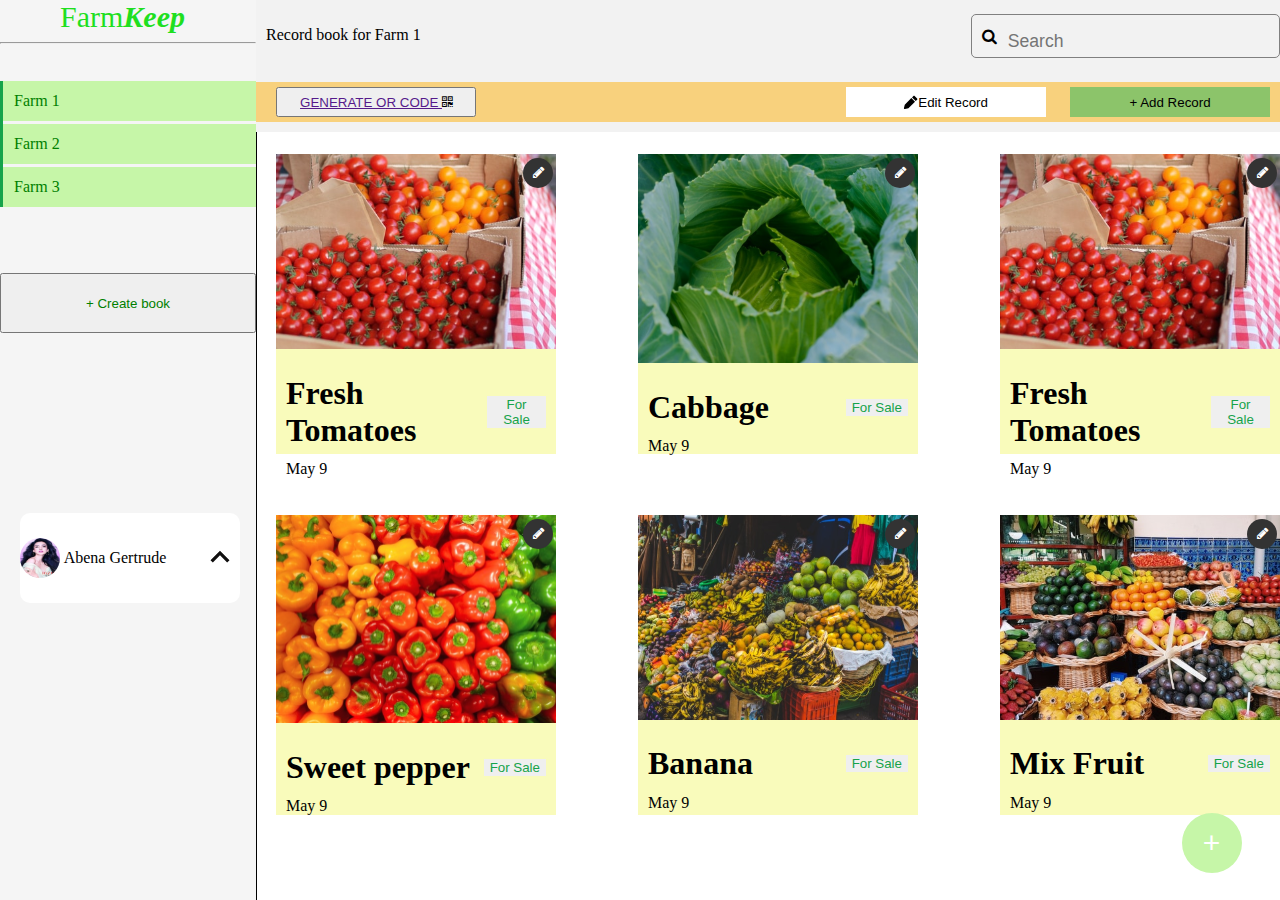
<file: index.html>
<!DOCTYPE html>
<html lang="en">
<head>
    <meta charset="UTF-8">
    <meta http-equiv="X-UA-Compatible" content="IE=edge">
    <meta name="viewport" content="width=device-width, initial-scale=1.0">
    <title>Book Keeping</title>
    <link rel="stylesheet" href="style.css">
    <link rel="stylesheet" href="https://cdnjs.cloudflare.com/ajax/libs/font-awesome/4.7.0/css/font-awesome.min.css">

</head>
<body> 
    <section class="home">
    <section class="mama">
    <span class="Dan">Farm<b><i>Keep</i></b></span>
    <hr>
    <div class="maa">
    <p>Farm 1</p>
    <p>Farm 2</p>
    <p>Farm 3</p>
    </div>
    <div class="ma">
        <button>+ Create book</button>
    </div>
    <div class="maaa">
        <img src="images/naa.jpeg">
       <p>Abena Gertrude</p>
       <img src="images/bx_chevron-up.svg" height="10px; ">
    </div>

  </section> 
  <section class="robby">
      <div class="fixed">  
    <div class="rob">
        <p>Record book for Farm 1</p>
       <div class="input">
        <i class="fa fa-search">
        </i>
         <input  type="text" placeholder="Search ">
       </div>
    </div>
    <div class="ro">
        <div class="code">
       <button> <a href=""> GENERATE OR CODE </a>
            <i class="fa fa-qrcode" ></i>
       </button>
        </div>
        <div class="edit">
        <button class="ad ">
            <img src="images/clarity_edit-solid.svg" width="15px" height="15px">
            Edit Record
        </button>
        <button class="add">+ Add Record </button>
        </div>
    </div>
</div>
      
    <div class="roob"> 
    <div class="roy">
        <div class="image">
            
        <button class="images"><i class="fa fa-pencil"></i></button>
        <img src="images/Rectangle 9.svg">
        </div>
        <div class="nana">
        <h1>Fresh Tomatoes</h1>
        <button>For Sale</button>
        </div>
         <p>May 9</p>
    </div>
    <div class="roy">
        <div class="image">
            
        <button class="images"><i class="fa fa-pencil"></i></button>
        <img src="images/Rectangle 10.svg">
        </div>
        <div class="nana">
        <h1>Cabbage</h1>
        <button>For Sale</button>
        </div>
         <p>May 9</p>
    </div>
    <div class="roy">
        <div class="image">
            
        <button class="images"><i class="fa fa-pencil"></i></button>
        <img src="images/Rectangle 9.svg">
        </div>
        <div class="nana">
        <h1>Fresh Tomatoes</h1>
        <button>For Sale</button>
        </div>
         <p>May 9</p>
    </div>
    <div class="roy">
        <div class="image">
            
        <button class="images"><i class="fa fa-pencil"></i></button>
        <img src="images/Rectangle 8.svg">
        </div>
        <div class="nana">
        <h1>Sweet pepper</h1>
        <button>For Sale</button>
        </div>
         <p>May 9</p>
    </div>
    <div class="roy">
        <div class="image">
            
        <button class="images"><i class="fa fa-pencil"></i></button>
        <img src="images/Rectangle 21.svg">
        </div>
        <div class="nana">
        <h1>Banana</h1>
        <button>For Sale</button>
        </div>
         <p>May 9</p>
    </div>
    <div class="roy">
        <div class="image">
            
        <button class="images"><i class="fa fa-pencil"></i></button>
        <img src="images/Rectangle 20.svg">
        </div>
        <div class="nana">
        <h1>Mix Fruit</h1>
        <button>For Sale</button>
        </div>
         <p>May 9</p>
    </div>
  
    <div class="plus">
        <button>+</button>
    </div>
  </section>
    </section>
    <script>
        var a=1;
        var b=2;
        b=9;
                console.log(a+b);
        let firstName="Abena";
        let lastName="Getty";
        console.log(firstName +" "+lastName)
        //control flow statement
        // if(firstName=="Abena" &&password=="password")
        // //do something
        
        // if (condition){

        // }
        let Name ="Freda";
        let age= 20;
        if( Name=="Freda" && age <15){
            console.log("you are not allowed to enter");
        }
        else{
            console.log("Welcome");
        }
        var n =88;
        if(n %2==0){
            console.log("even");
        }
        else{
            console.log("old");
        }
        var userName ="Agyapomaa";
        var password ="agya";
        var life= 21;
        if(userName=="Aygapomaa" &&password=="agya")
        console.log ("you are not allowed")
        else{
            console.log("welcome");
        }
        for( let num="0";num<=20; num++ ){
            if(num %4==0)
            console.log(num)
        }


    </script>
     
</body>
</html>
</file>
<file: style.css>
body{
    margin: 0;
    padding: 0;
}
.home{
    display: flex;
    flex-direction: row;
    

}
.mama{
   background-color:whitesmoke;
    width: 20%;
    height: 100vh;
    border-right: 1px solid black;
    position: fixed;
}
.Dan{
    color: rgb(31,223,31);
    margin-left: 60px;
    font-size: 30px;
}
.maa{
    margin-top: 50px;
    border-left: 3px solid #16a34a;
}
.maa p{
    background-color: #C6f6A8;
    color: green;
    padding: 11px;
    margin-top: -13px;
}
.ma button {
    color: green;
    padding: 5px;
    text-align: center;
    margin-top: 50px;
    width: 100%;
    height: 60px;

    
}
.ma :hover{
    background-color: green;
    color: white;
    border-style: none;
}

.maaa {
    background-color:white;
    width: 220px;
    height: 90px;
    margin-left:20px ;
    border-radius: 10px;
    margin-top: 180px;
    display: flex;
    flex-direction: row;
    justify-content: space-between;
    align-items: center;
}
.maaa img{
    width: 40px;
    height: 40px;
    border-radius:100px;
}
.maaa p{
    margin-right: 30px;
}
.robby{
    width: 80%;
    margin-left: 20%;
    
}
.rob{
    display: flex;
    flex-direction: row;
    justify-content: space-between;
    align-items: center;
}
.rob p{
    padding: 10px;
    width: 200px;
    height: 20px;
    
}
.rob input{
padding: 5px;
width: 300px;
height: 25px;
margin-top: 10px;
}
.roy{
    margin-left: 20px;
    height: 300px;
    width: 280px;
    background-color: rgba(249, 251, 184, 0.951);


}
.roy p{
    margin-left: 10px;
    margin-top: -10px;
}
.roy image img{
    position: relative;
    object-fit: contain;
}
.input {
    display: flex;
    flex-direction: row;
    align-items: center;
    height: 2.5vh;
    width: 28%;
    gap: 2%;
    border: 1px solid grey;
    border-radius: 5px;
    padding: 1%;

}

.input input{
    background: none;
    border: none;
    font-size: 1.1em;
}

.input input:focus{
    outline: none;
    width: 90%;
}
.rooy{

    height: 300px;
    width: 280px;
    margin-left:20px;
}
.rooy p{
    margin-top: -10px;
    margin-left: 10px;
}

.ro {
    background-color:rgb(248, 209, 125);
    width: 100%;
    height: 40px;
    margin-top: 10px;
    display: flex;
    flex-direction: row;
    align-items: center;
    justify-content: space-between;
    margin-bottom: 10px;
    }
    .ro button{
        width: 200px;
        height: 30px;
        margin-left: 10px;
        margin-right: 10px;
        align-items: center;

    }
    .code{
        display: flex;
        align-items: center;
    } 
        
  
    .nana{
        display: flex;
        flex-direction: row;
        align-items: center;
        justify-content: space-between;
    }
    .nana h1{
        font-style: bold;
        margin-left: 10px;
    }
    .nana button{
       
        color: #16a34a;
        border-style: none;
        margin-right: 10px;

    }
    
    .nana button:hover{
        background-color: #16a34a;
        color: white;
        border-style: none;
    }
    .plus{
        display: flex;
        flex-direction: row-reverse;
        margin-top: 10px;
        margin-right: 10px;

    }
    .plus button{
        background-color: #c6f6a8;
        color: white;
        border-radius: 100px;
        width: 60px;
        height: 60px;
        border-style: none;
        font-size: 30px;
        position: fixed;
        right: 3%;
        bottom: 3%;
    }
    .plus button:hover{
        background-color: rgb(31,223,31);
        color: white;
        border-style: none;
    }
    .ad{
        background-color: white;
        color: black;
        border-style: none;
        margin-right:300px ;
        position: relative;
        top: 2%;
        right: 1%;
        display: flex;
        justify-content: center;
        width: 20px;
        height: 30px;
        background-color:white;
        align-items: center;
        
     
    }
    .add{
        background-color: #8cc46a;
        color: black;
        border-style: none;
    }
    .edit{
        display: flex;
        flex-direction: row;
    }
    .edit button:hover{
        background-color: #16a34a;
        color: white;
        border-style: none;
    }
    .image img{
       width: 100%;
    }
    .image{
        position: relative;
        object-fit: contain;
        width: 100%
    }
    .images {
       position: absolute;
       top: 2%;
       right: 1%;
       display: flex;
       align-items: center;
       justify-content: center;
       width: 30px;
       height: 30px;
       border-radius: 50%;
       background-color: #333;
       border-style: none;
       
    }
    .images i{
        color: white;
    }
    .image :hover{
        background-color: #16a34a;
        color: white;
        border-style: none;
    }
    
    .code{
        margin-left: 10px;
    
    }
    .roob{
        display: grid;
        grid-template-columns: auto auto auto;
        justify-content: space-between;
        position: relative;
        row-gap: 10%;
        margin-top: 15%;
       z-index: -999;
        width: 100%;
        
    
    }
    .fixed{
        position: fixed;
        width: 80%;
        background-color: #f2f2f2;
    }
    @media(max-width:992px){
        .maaa{
            width: 100px;
        }
    }
</file>
